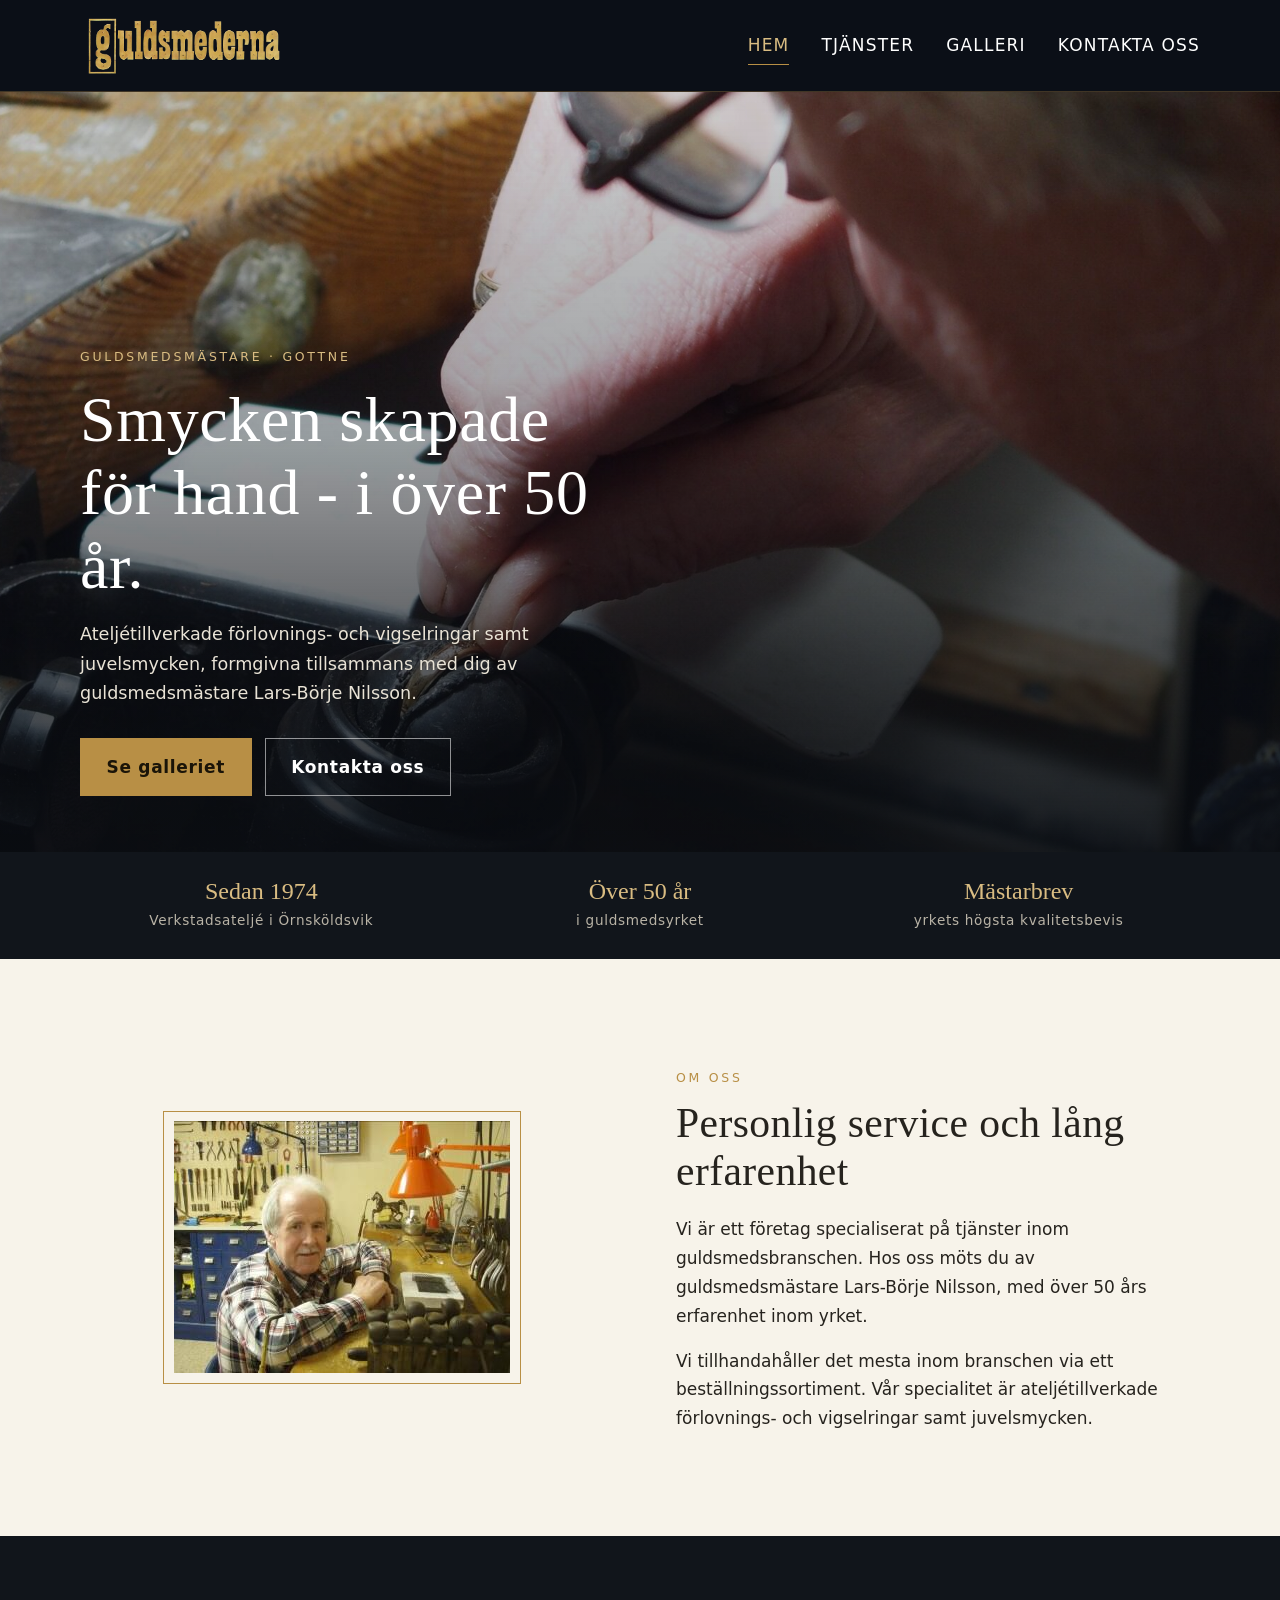
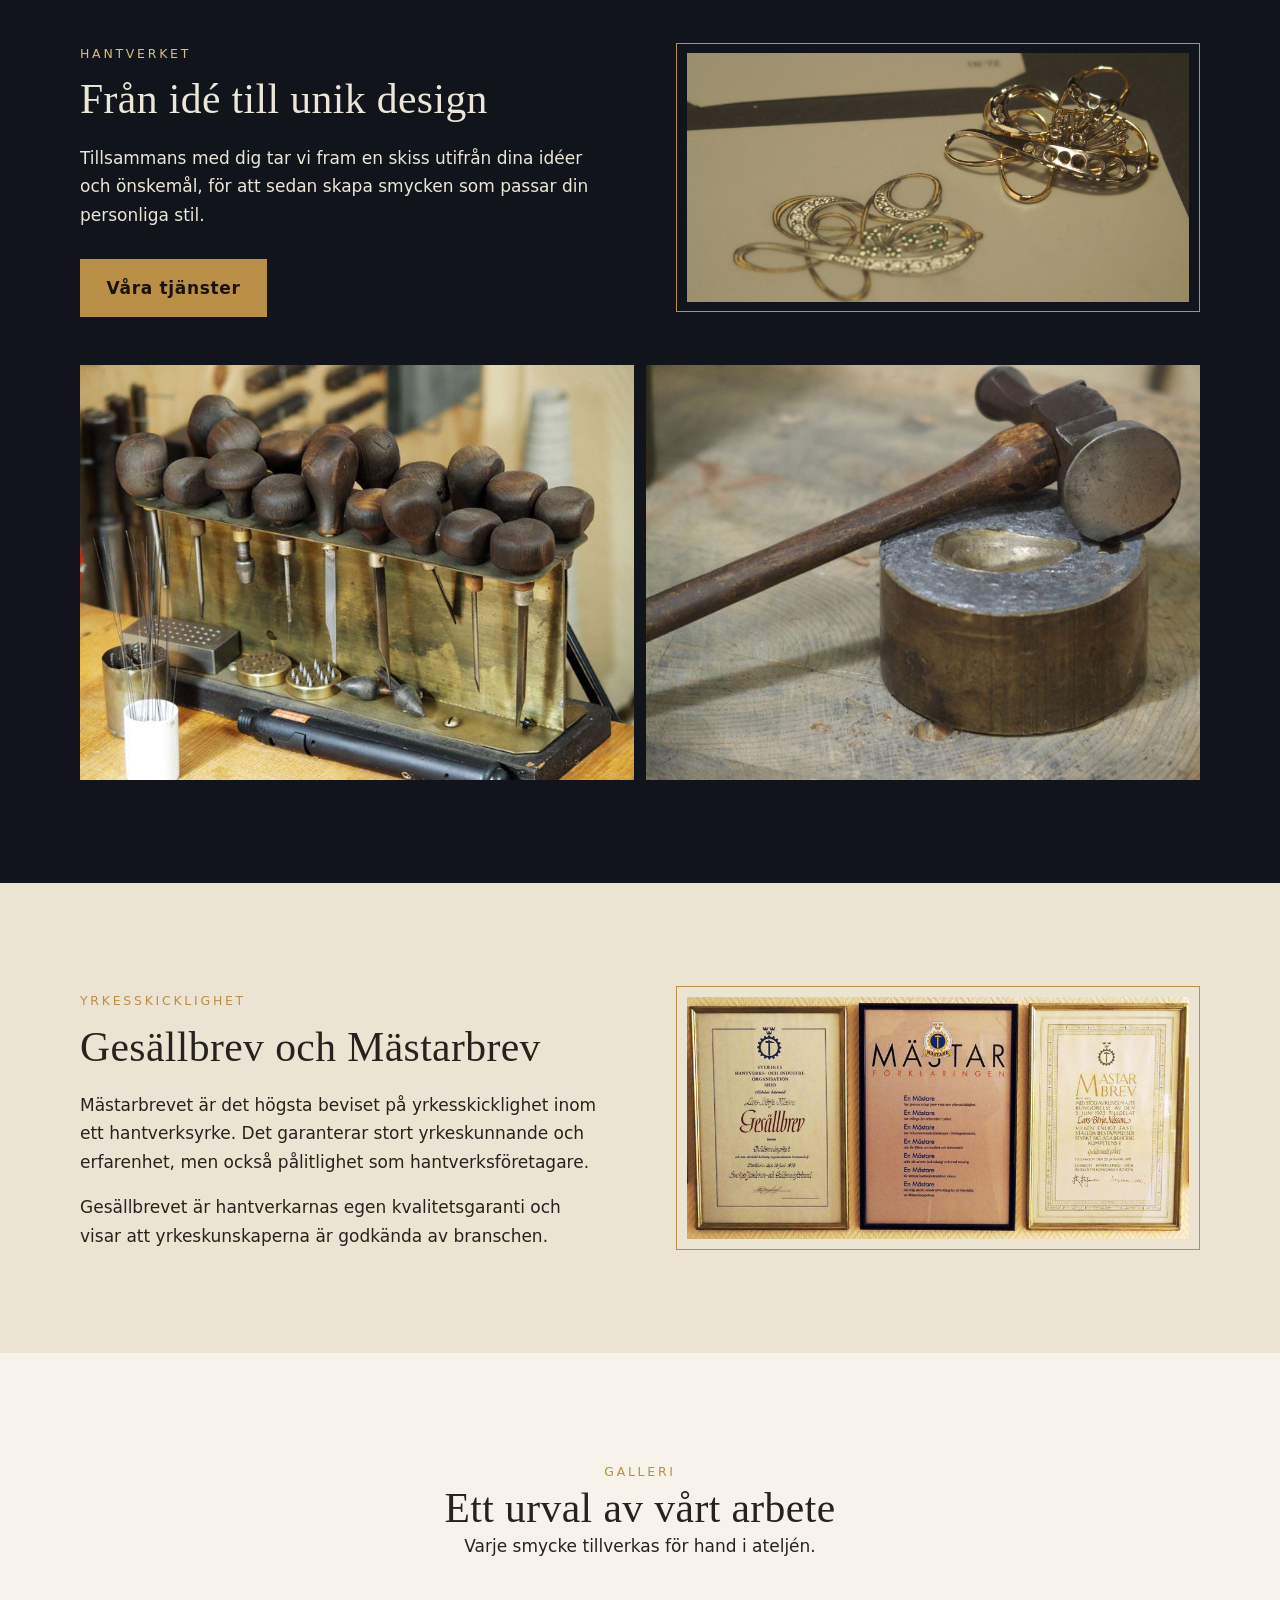
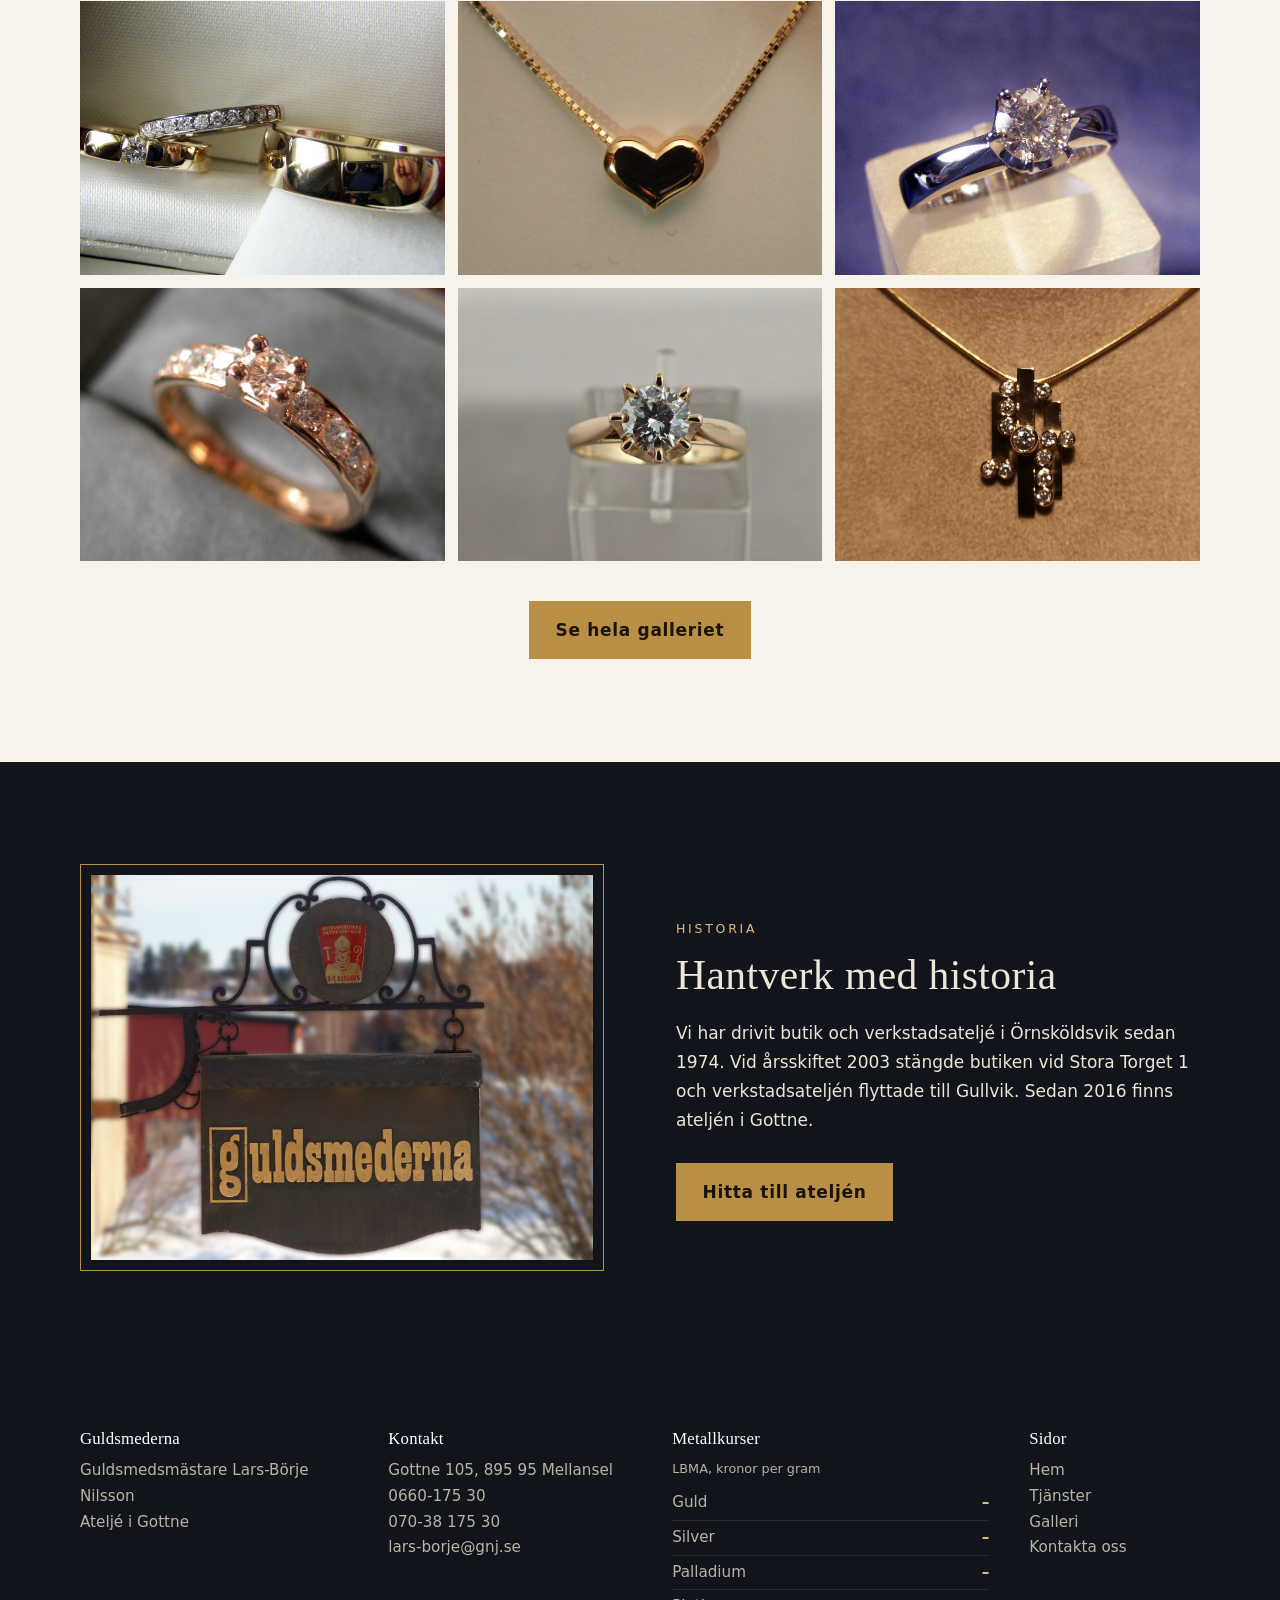
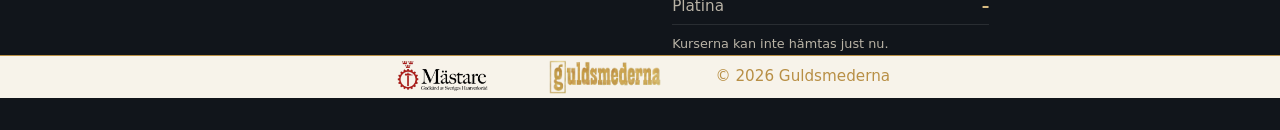
<file: index.html>
<!DOCTYPE html>
<html lang="sv">
<head>
    <meta charset="UTF-8">
    <meta name="viewport" content="width=device-width, initial-scale=1.0">
    <title>Guldsmederna - Guldsmedsmästare med över 50 års erfarenhet</title>
    <meta name="description" content="Ateljétillverkade förlovnings- och vigselringar samt juvelsmycken av guldsmedsmästare Lars-Börje Nilsson. Ateljé i Gottne."/>
    <link rel="stylesheet" href="css/style.css">
    <script src="js/menu.js" defer></script>
    <script src="js/kurser.js" defer></script>
</head>
<body>
<a class="skip-link" href="#main">Hoppa till innehållet</a>


<header class="site-header">
<div class="wrap">    
<a class="logo" href="index.html"><img src="images/logo-guldsmederna.png" alt="Guldsmederna, till startsidan."></a>
<button class="menu-btn" id="menu-btn" type="button" aria-label="Meny" aria-expanded="false" aria-controls="huvudmeny">&#9776;</button>
<nav class="mainnav" id="huvudmeny" aria-label="Huvudmeny">
<ul class="nav">
<li><a href="index.html" aria-current="page">Hem</a></li>
<li><a href="tjanster.html">Tjänster</a></li>
<li><a href="galleri.html">Galleri</a></li>    
<li><a href="kontakt.html">Kontakta oss</a></li>
</ul>
</nav>
</div>
</header>
<main id="main">
<section class="hero">
    <img src="images/hero.jpg" alt="Guldsmed som arbetar med en oinfattad ring vid sitt bräde">
    <div class="wrap">
        <span class="eyebrow">Guldsmedsmästare · Gottne</span>
        <h1>Smycken skapade för hand - i över 50 år.</h1>
        <p>Ateljétillverkade förlovnings- och vigselringar samt juvelsmycken, formgivna tillsammans med dig av guldsmedsmästare Lars-Börje Nilsson.</p>
        <div class="btns">
        <a class="btn" href="galleri.html">Se galleriet</a>
        <a class="btn btn-transp" href="kontakt.html">Kontakta oss</a>
        </div>
    </div>
    </section>
<div class="facts">
<ul class="wrap factswrap">
    <li><b>Sedan 1974</b><span>Verkstadsateljé i Örnsköldsvik</span></li>
    <li><b>Över 50 år</b><span>i guldsmedsyrket</span></li>
    <li><b>Mästarbrev</b><span>yrkets högsta kvalitetsbevis</span></li>    
</ul>
</div>

<section id="om-oss">
<div class="wrap split">
<figure class="frame portrait">
    <img src="images/portratt.jpg" alt="Guldsmedsmästare Lars-Börje Nilsson vid arbetsbänken i sin ateljé.">

</figure>
<div>
<span class="eyebrow">Om oss</span>
<h2>Personlig service och lång erfarenhet</h2>
<p>Vi är ett företag specialiserat på tjänster inom guldsmedsbranschen. Hos oss möts du av guldsmedsmästare Lars-Börje Nilsson, med över 50 års erfarenhet inom yrket.</p>
<p>Vi tillhandahåller det mesta inom branschen via ett beställningssortiment. Vår specialitet är ateljétillverkade förlovnings- och vigselringar samt juvelsmycken. </p>
</div>
</div>
</section>

<section class="bg-dark" id="hantverket">
<div class="wrap">
    <div class="split rev">
    <figure class="frame">
    <img src="images/skiss-brosch.jpg" alt="Handritad skiss av guldbrosch med diamanter bredvid den färdiga broschen utan infattade stenar"/>
    </figure>
    <div>
        <span class="eyebrow">Hantverket</span>    
        <h2>Från idé till unik design</h2>
        <p>Tillsammans med dig tar vi fram en skiss utifrån dina idéer och önskemål, för att sedan skapa smycken som passar din personliga stil.</p>
        <a class="btn" href="tjanster.html">Våra tjänster</a>
    </div>
    </div>
    <div class="pair">
    <img src="images/verktyg.jpg" alt="En större uppsättning fattningsverktyg på guldsmedens arbetsbänk">
    <img src="images/hammare.jpg" alt="En ciselörhammare och en anketärning i mässing som ligger på ett träblock">
</div>
</div>
</section>

<section class="bg-sand" id="yrkesskicklighet">
    <div class="wrap split">
    <div>    
    <span class="eyebrow">Yrkesskicklighet</span>
    <h2>Gesällbrev och Mästarbrev</h2>
    <p>Mästarbrevet är det högsta beviset på yrkesskicklighet inom ett hantverksyrke. Det garanterar stort yrkeskunnande och erfarenhet,
    men också pålitlighet som hantverksföretagare.</p>
    <p>Gesällbrevet är hantverkarnas egen kvalitetsgaranti och visar att yrkeskunskaperna är godkända av branschen.</p>
    </div>
    <figure class="frame">
    <img src="images/intyg.jpg" alt="Inramade Gesällbrev, Mästarförklaring och Mästarbrev"/>
    </figure>
    </div>
</section>

 <section id="galleri">
    <div class="wrap">
    <div class="section-header">
    <span class="eyebrow">Galleri</span>
    <h2>Ett urval av vårt arbete</h2>
    <p>Varje smycke tillverkas för hand i ateljén.</p>
    </div>
    <div class="grid">
    <img src="images/ring-3.jpg" alt="Slät förlovningsring och en solitärring i rödguld med en diamant samt en helalliansring i 18k vitguld.">
    <img src="images/smycke-2.jpg" alt="Collier bestående av en hjärtberlock i massivt guld samt en genomgående venetiansk kedja.">
    <img src="images/ring-4.jpg" alt="Enstensring i 18k vitguld med 6 klor som håller en diamant på 1,04ct.">
    <img src="images/smycke-4.jpg" alt="Halvalliansring i rödguld med 3 diamanter på vardera sida om en större diamant i upphöjd solitär">
    <img src="images/ring-5.jpg" alt="Solitärring i rödguld med 8 klor som håller en diamant på 1,25ct, 18k.">
    <img src="images/collier.jpg" alt="Hänge med 11 mindre och en större diamant med genomgående ormkedja, 18k rödguld.">
    </div>
    <p class="gallery-link">
    <a class="btn" href="galleri.html">Se hela galleriet</a>
</p>
    </div>
</section>

<section class="bg-dark" id="historia">
    <div class="wrap split">
    <figure class="frame">
    <img src="images/skylt-hangande.jpg" alt="Företagets ateljéskylt i smidesjärn prydd med logotyp och guldsmedernas skyddshelgon S:t Eligius."/>
    </figure>
    <div>
    <span class="eyebrow">Historia</span>
    <h2>Hantverk med historia</h2>
    <p>Vi har drivit butik och verkstadsateljé i Örnsköldsvik sedan 1974.
    Vid årsskiftet 2003 stängde butiken vid Stora Torget 1 och
    verkstadsateljén flyttade till Gullvik. Sedan 2016 finns ateljén i Gottne.</p>
    <a class="btn" href="kontakt.html">Hitta till ateljén</a>
    </div>
    </div>
</section>
</main>

<footer> 
 <div class="wrap footer-rates">
    <div>
    <h3>Guldsmederna</h3>
    <p>Guldsmedsmästare Lars-Börje Nilsson<br />Ateljé i Gottne</p>
    </div>
    <div>
    <h3>Kontakt</h3>
    <ul>
    <li>Gottne 105, 895 95 Mellansel</li>
    <li><a href="tel:+4666017530">0660-175 30</a></li>
    <li><a href="tel:+46703817530">070-38 175 30</a></li>
    <li><a href="mailto:lars-borje@gnj.se">lars-borje@gnj.se</a></li>
    </ul>
    </div>
    <div>
    <h3>Metallkurser</h3>
    <p class="rates-sub">LBMA, kronor per gram</p>
    <ul class="rates-list">
    <li><span>Guld</span><strong id="kurs-guld">–</strong></li>
    <li><span>Silver</span><strong id="kurs-silver">–</strong></li>
    <li><span>Palladium</span><strong id="kurs-palladium">–</strong></li>
    <li><span>Platina</span><strong id="kurs-platina">–</strong></li>
    </ul>
    <p class="rates-status" id="kurser-status" role="status">Hämtar kurser…</p>
    </div>
    <div>
    <h3>Sidor</h3>
    <ul>
    <li><a href="index.html">Hem</a></li>
    <li><a href="tjanster.html">Tjänster</a></li>
    <li><a href="galleri.html">Galleri</a></li>
    <li><a href="kontakt.html">Kontakta oss</a></li>
    </ul>
    </div>
    </div>
    <div class="legal-bar">
    <div class="legal-wrap">
    <img src="images/mastare-liggande-farg-transparent.png" alt="Officiell logo från hantverksrådet som intygar att utövaren är mästare" class="legal-logo"/>
    <img src="images/logo-guldsmederna-transparent.png" alt="" class="legal-logo"/>
    <p class="legal">© 2026 Guldsmederna</p>
    </div>
</div>

</footer>
</body>
</html>
</file>
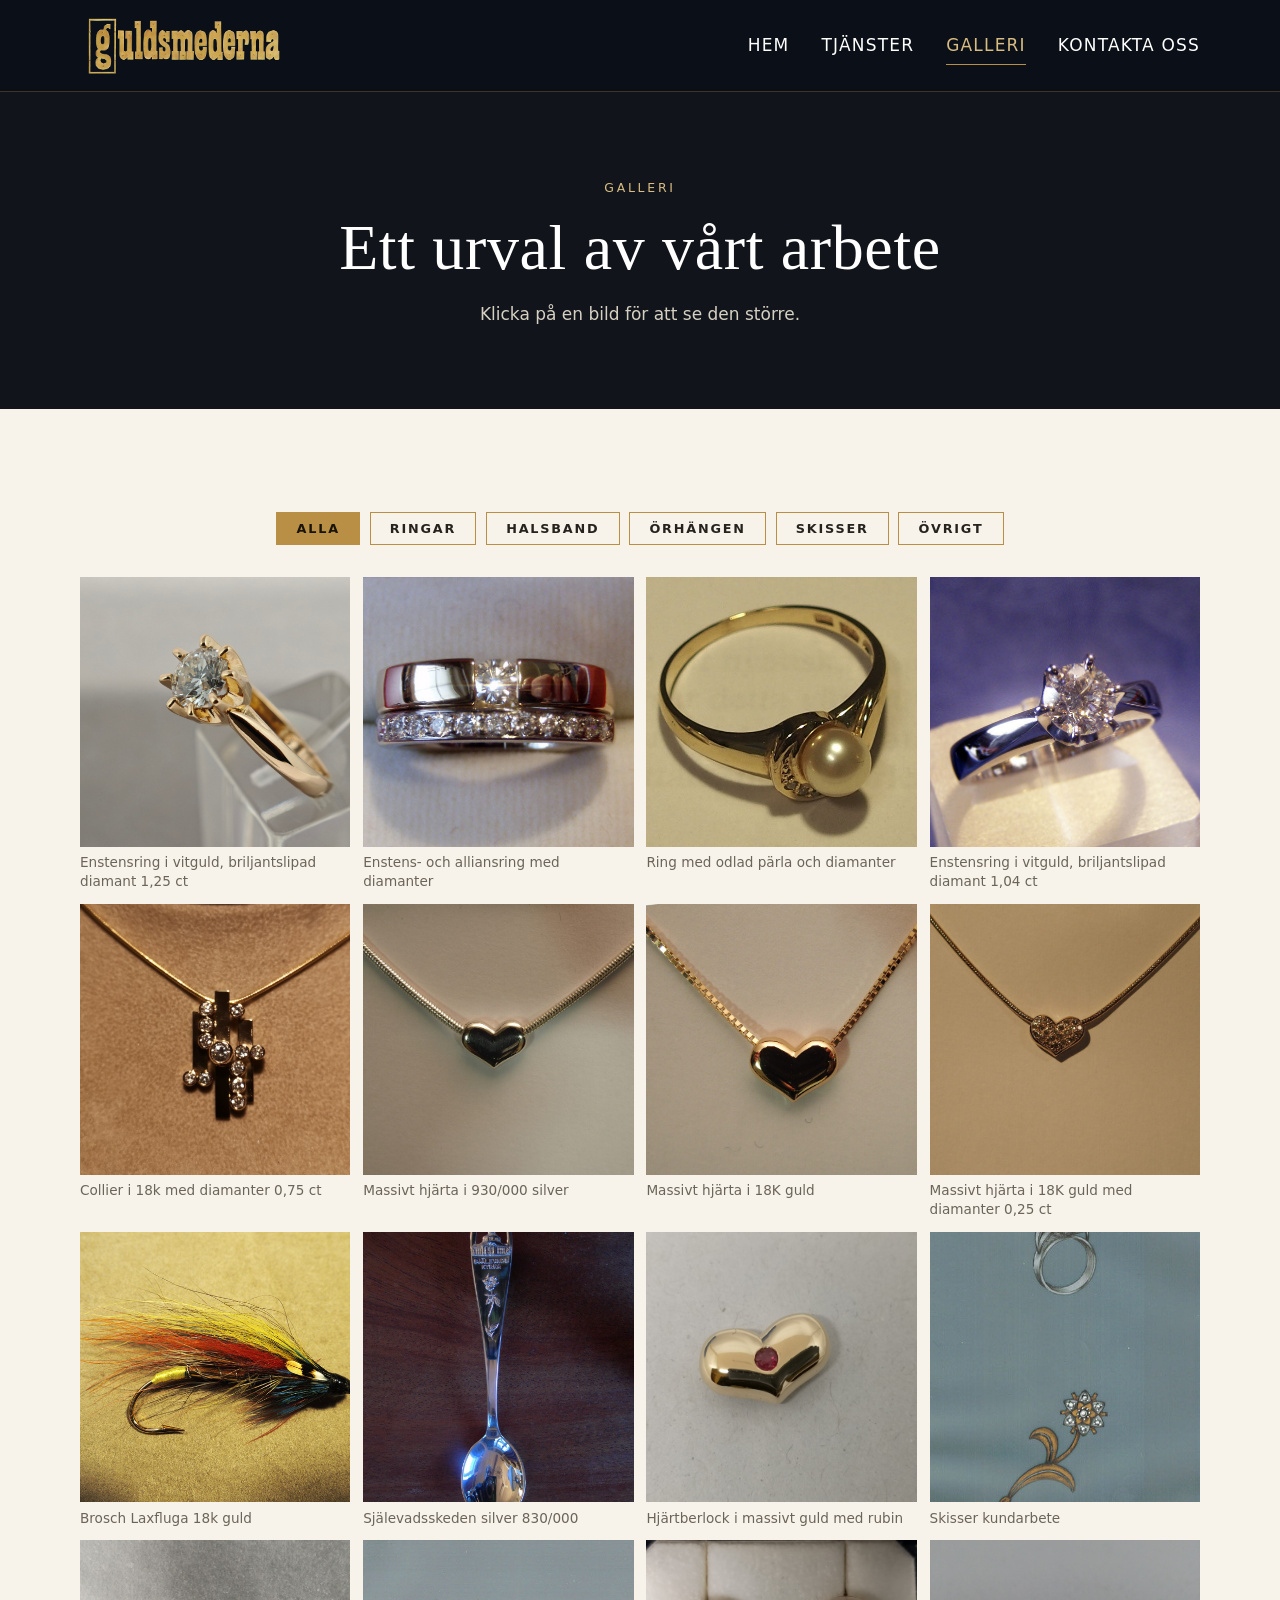
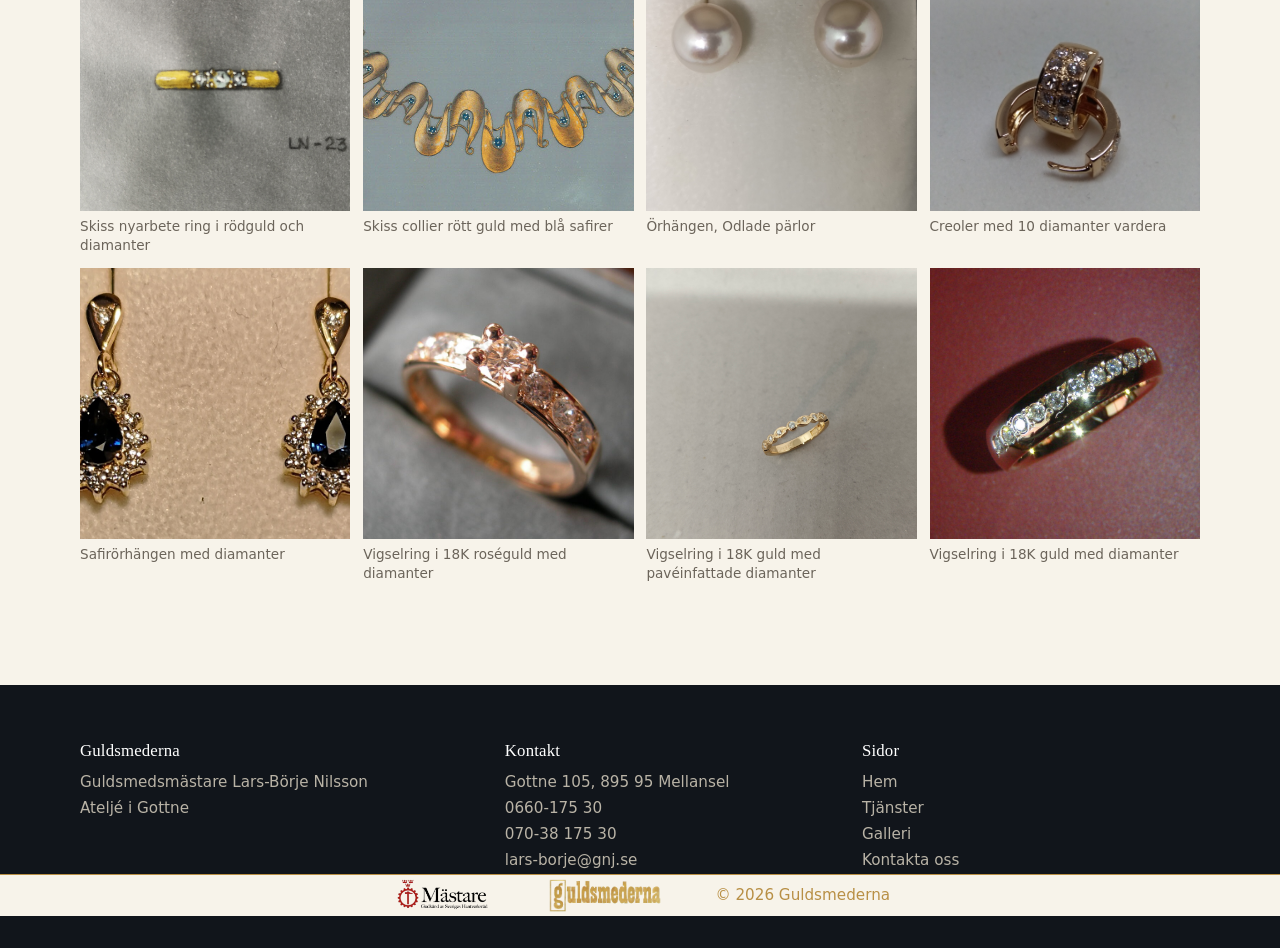
<file: galleri.html>
<!doctype html>
<html lang="sv">
  <head>
    <meta charset="UTF-8" />
    <meta name="viewport" content="width=device-width, initial-scale=1.0" />
    <title>Galleri - Guldsmederna</title>
    <meta
      name="description"
      content="Ateljétillverkade förlovnings- och vigselringar samt juvelsmycken av guldsmedsmästare Lars-Börje Nilsson. Ateljé i Gottne."
    />
    <link rel="stylesheet" href="css/style.css" />
    <script src="js/menu.js" defer></script>
    <script src="js/galleri.js" defer></script>
  </head>
  <body>
    <a class="skip-link" href="#main">Hoppa till innehållet</a>

    <header class="site-header">
      <div class="wrap">
        <a class="logo" href="index.html"
          ><img
            src="images/logo-guldsmederna.png"
            alt="Guldsmedernalogo, till startsidan."
        /></a>
        <button
          class="menu-btn"
          id="menu-btn"
          type="button"
          aria-label="Meny"
          aria-expanded="false"
          aria-controls="huvudmeny"
        >
          &#9776;
        </button>
        <nav class="mainnav" id="huvudmeny" aria-label="Huvudmeny">
          <ul class="nav">
            <li><a href="index.html">Hem</a></li>
            <li><a href="tjanster.html">Tjänster</a></li>
            <li><a href="galleri.html" aria-current="page">Galleri</a></li>
            <li><a href="kontakt.html">Kontakta oss</a></li>
          </ul>
        </nav>
      </div>
    </header>
    <main id="main">
      <section class="pagehead">
        <div class="wrap">
          <span class="eyebrow" style="color: var(--gold-lt)">Galleri</span>
          <h1>Ett urval av vårt arbete</h1>
          <p>Klicka på en bild för att se den större.</p>
        </div>
      </section>
      <section>
        <h2 class="visually-hidden">Ett urval av vårt arbete</h2>
        <div class="wrap">
          <div class="flt" role="group" aria-label="Filtrera galleriet">
            <button type="button" data-cat="alla" aria-pressed="true">
              Alla
            </button>
            <button type="button" data-cat="ringar" aria-pressed="false">
              Ringar
            </button>
            <button type="button" data-cat="halsband" aria-pressed="false">
              Halsband
            </button>
            <button type="button" data-cat="orhangen" aria-pressed="false">
              Örhängen
            </button>
            <button type="button" data-cat="skisser" aria-pressed="false">
              Skisser
            </button>
            <button type="button" data-cat="ovrigt" aria-pressed="false">
              Övrigt
            </button>
          </div>
          <div class="gal">
            <figure data-cat="ringar">
              <a href="images/ring-6.jpg">
                <img
                  src="images/ring-6.jpg"
                  alt="Solitärring i rödguld med 8 klor som håller en diamant på 1,25ct, 18k."
              /></a>
              <figcaption>
                Enstensring i vitguld, briljantslipad diamant 1,25 ct
              </figcaption>
            </figure>
            <figure data-cat="ringar">
              <a href="images/ring-2.jpg"
                ><img
                  src="images/ring-2.jpg"
                  alt="En solitärring i rödguld med en diamant samt en helalliansring i 18k vitguld."
              /></a>
              <figcaption>Enstens- och alliansring med diamanter</figcaption>
            </figure>
            <figure data-cat="ringar">
              <a href="images/parlring.jpg"
                ><img
                  src="images/parlring.jpg"
                  alt="Ring med odlad pärla och diamanter"
              /></a>
              <figcaption>Ring med odlad pärla och diamanter</figcaption>
            </figure>
            <figure data-cat="ringar">
              <a href="images/ring-4.jpg"
                ><img
                  src="images/ring-4.jpg"
                  alt="Solitärring i 18k vitguld med 6 klor som håller en diamant på 1,04ct."
              /></a>
              <figcaption>
                Enstensring i vitguld, briljantslipad diamant 1,04 ct
              </figcaption>
            </figure>
            <figure data-cat="halsband">
              <a href="images/collier.jpg"
                ><img
                  src="images/collier.jpg"
                  alt="Hänge med 11 mindre och en större diamant med genomgående ormkedja, 18k rödguld."
              /></a>
              <figcaption>Collier i 18k med diamanter 0,75 ct  </figcaption>
            </figure>
            <figure data-cat="halsband">
              <a href="images/smycke-3.jpg"
                ><img
                  src="images/smycke-3.jpg"
                  alt="Hjärtformat hänge med en genomgående snakekedja i silver."
              /></a>
              <figcaption>Massivt hjärta i 930/000 silver</figcaption>
            </figure>
            <figure data-cat="halsband">
              <a href="images/smycke-2.jpg"
                ><img
                  src="images/smycke-2.jpg"
                  alt="Collier bestående av en hjärtberlock i massivt guld samt en genomgående venetiansk kedja."
              /></a>
              <figcaption>Massivt hjärta i 18K guld</figcaption>
            </figure>
            <figure data-cat="halsband">
              <a href="images/smycke-1.jpg"
                ><img
                  src="images/smycke-1.jpg"
                  alt="Hänge i form av hjärta strösslat med diamanter i en snakekedja av guld"
              /></a>
              <figcaption>
                Massivt hjärta i 18K guld med diamanter 0,25 ct
              </figcaption>
            </figure>
            <figure data-cat="ovrigt">
              <a href="images/fluga.jpg"
                ><img
                  src="images/fluga.jpg"
                  alt="En fluga bunden för laxfiske med krok i 18 karats guld."
              /></a>
              <figcaption>Brosch Laxfluga 18k guld</figcaption>
            </figure>
            <figure data-cat="ovrigt">
              <a href="images/sked.jpg"
                ><img
                  src="images/sked.jpg"
                  alt="En silversked med Själevads kyrka i relief."
              /></a>
              <figcaption>Själevadsskeden silver 830/000</figcaption>
            </figure>
            <figure data-cat="ovrigt">
              <a href="images/berlock.jpg"
                ><img
                  src="images/berlock.jpg"
                  alt="En massiv hjärtberlock i guld med en infattad rubin i mitten"
              /></a>
              <figcaption>Hjärtberlock i massivt guld med rubin</figcaption>
            </figure>
            <figure data-cat="skisser">
              <a href="images/skiss-4.jpg"
                ><img src="images/skiss-4.jpg" alt="En skiss föreställande en guldbrosch och vitguldsring"
              /></a>
              <figcaption>Skisser kundarbete</figcaption>
            </figure>
            <figure data-cat="skisser">
              <a href="images/skiss-5.jpg"
                ><img
                  src="images/skiss-5.jpg"
                  alt="Skiss av guldring med tre stenar"
              /></a>
              <figcaption>
                Skiss nyarbete ring i rödguld och diamanter
              </figcaption>
            </figure>
            <figure data-cat="skisser">
              <a href="images/skiss-3.jpg"
                ><img
                  src="images/skiss-3.jpg"
                  alt="En skiss av ett större collier med safirer."
              /></a>
              <figcaption>Skiss collier rött guld med blå safirer</figcaption>
            </figure>
            <figure data-cat="orhangen">
              <a href="images/orhangen-3.jpg"
                ><img
                  src="images/orhangen-3.jpg"
                  alt="Ett par pärlörhängen"
              /></a>
              <figcaption>Örhängen, Odlade pärlor</figcaption>
            </figure>
            <figure data-cat="orhangen">
              <a href="images/orhangen-1.jpg"
                ><img
                  src="images/orhangen-1.jpg"
                  alt="Ett par örhängen i guld, strösslade med diamanter"
              /></a>
              <figcaption>Creoler med 10 diamanter vardera</figcaption>
            </figure>
             <figure data-cat="orhangen">
              <a href="images/orhangen-2.jpg"
                ><img
                  src="images/orhangen-2.jpg"
                  alt="Ett par örhängen i guld, med diamanter och stora blå safirer."
              /></a>
              <figcaption>Safirörhängen med diamanter</figcaption>
            </figure>
            <figure data-cat="ringar">
              <a href="images/smycke-4.jpg"
                ><img
                  src="images/smycke-4.jpg"
                  alt="Ring i roséguld med större centersten och diamanter runtom skenan."
              /></a>
              <figcaption>Vigselring i 18K roséguld med diamanter</figcaption>
            </figure>
            <figure data-cat="ringar">
              <a href="images/ring-7.jpg"
                ><img
                  src="images/ring-7.jpg"
                  alt="Vigselring i 18K guld med diamanter"
              /></a>
              <figcaption>
                Vigselring i 18K guld med pavéinfattade diamanter
              </figcaption>
            </figure>
            <figure data-cat="ringar">
              <a href="images/smycke-6.jpg"
                ><img
                  src="images/smycke-6.jpg"
                  alt="Vigselring i 18K guld med diamanter"
              /></a>
              <figcaption>Vigselring i 18K guld med diamanter</figcaption>
            </figure>
          </div>
        </div>
      </section>
    </main>
    <footer>
      <div class="wrap">
        <div>
          <h3>Guldsmederna</h3>
          <p>Guldsmedsmästare Lars-Börje Nilsson<br />Ateljé i Gottne</p>
        </div>
        <div>
          <h3>Kontakt</h3>
          <ul>
            <li>Gottne 105, 895 95 Mellansel</li>
            <li><a href="tel:+4666017530">0660-175 30</a></li>
            <li><a href="tel:+46703817530">070-38 175 30</a></li>
            <li><a href="mailto:lars-borje@gnj.se">lars-borje@gnj.se</a></li>
          </ul>
        </div>
        <div>
          <h3>Sidor</h3>
          <ul>
            <li><a href="index.html">Hem</a></li>
            <li><a href="tjanster.html">Tjänster</a></li>
            <li><a href="galleri.html">Galleri</a></li>
            <li><a href="kontakt.html">Kontakta oss</a></li>
          </ul>
        </div>
      </div>
      <div class="legal-bar">
        <div class="legal-wrap">
          <img
            src="images/mastare-liggande-farg-transparent.png"
            alt="Officiell logo från hantverksrådet som intygar att utövaren är mästare"
            class="legal-logo"
          />
          <img
            src="images/logo-guldsmederna-transparent.png"
            alt=""
            class="legal-logo"
          />
          <p class="legal">© 2026 Guldsmederna</p>
        </div>
      </div>
    </footer>
    <dialog id="lightbox" aria-label="Förstorad bild">
  <img src="[data-uri]" alt="">
  <p></p>
  <div class="lb-btns">
    <button type="button" id="lb-prev">Föregående</button>
    <button type="button" id="lb-close">Stäng</button>
    <button type="button" id="lb-next">Nästa</button>
  </div>
</dialog>
  </body>
</html>
</file>
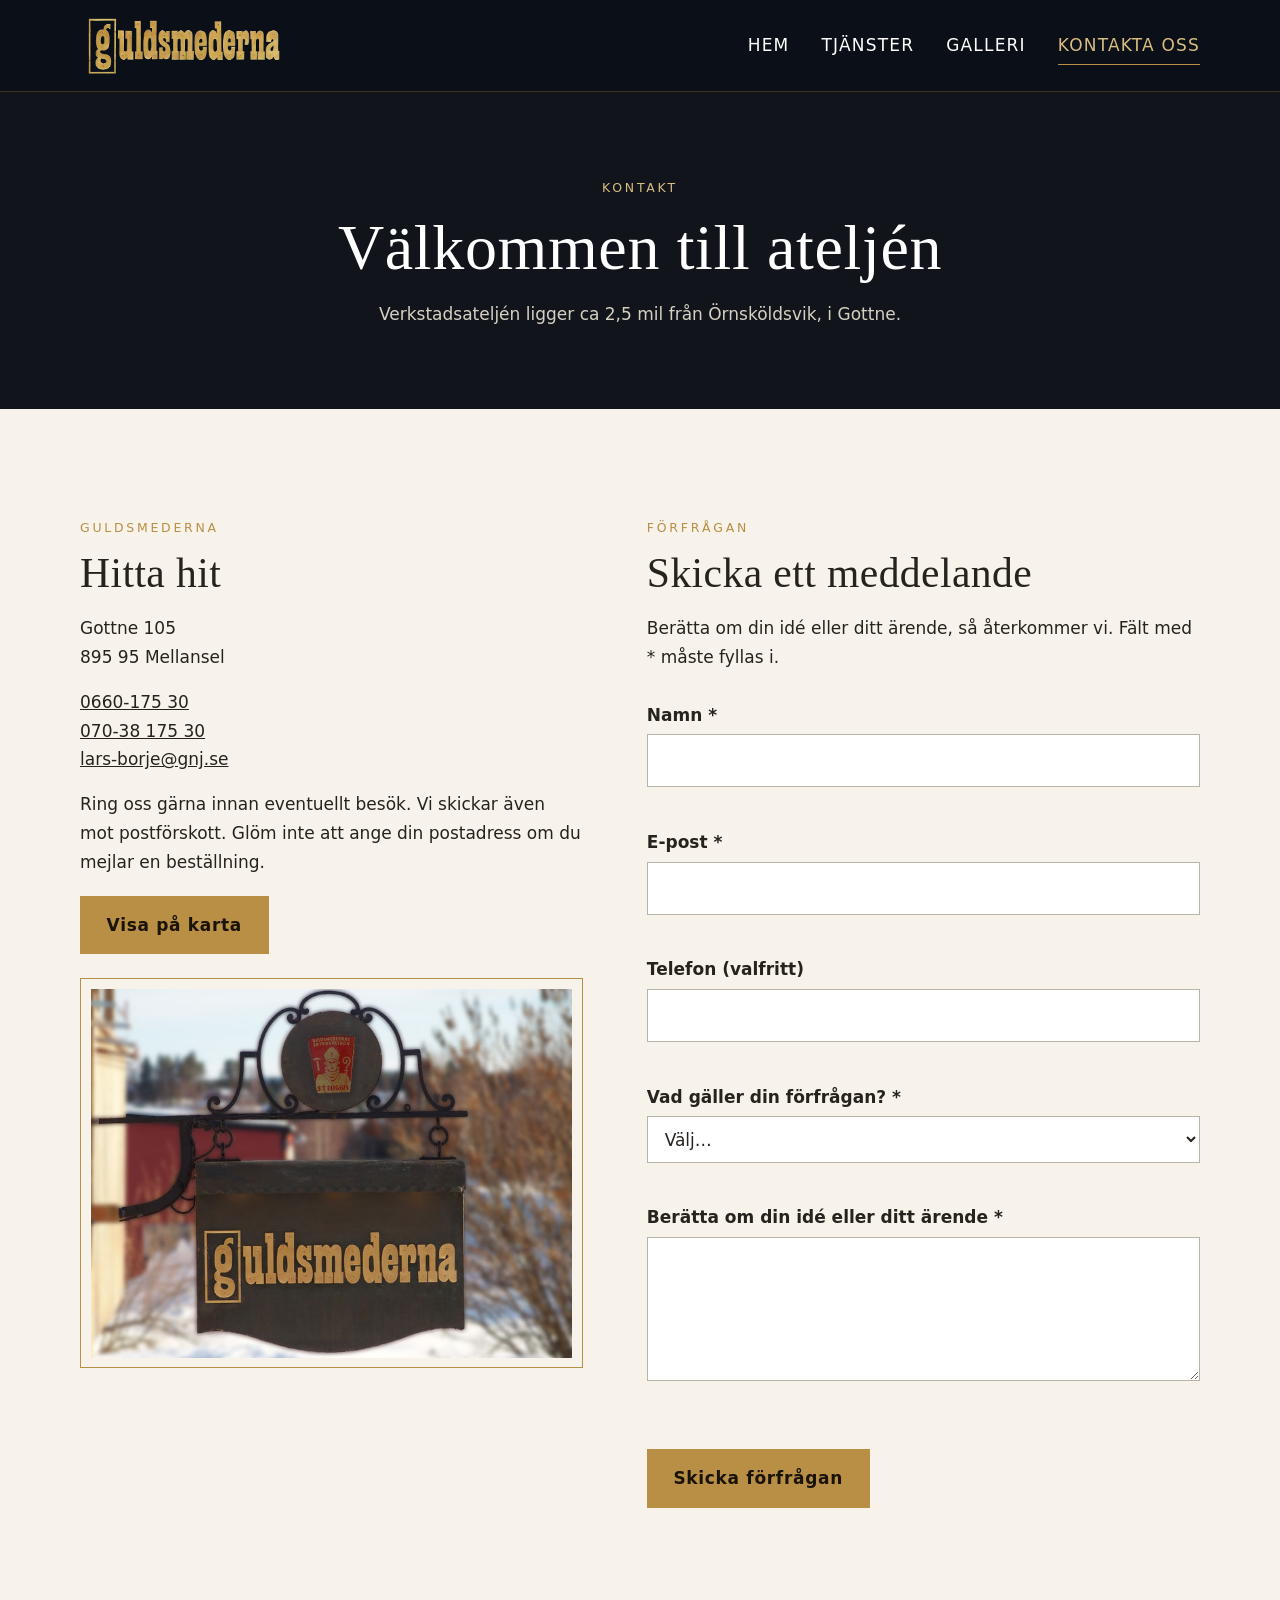
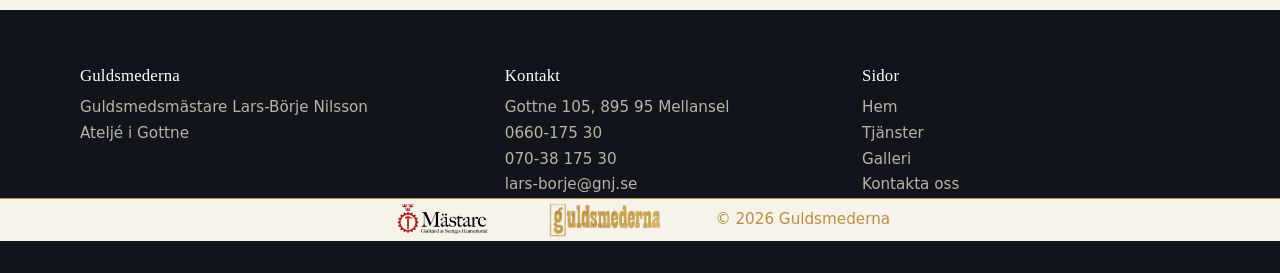
<file: kontakt.html>
<!doctype html>
<html lang="sv">
  <head>
    <meta charset="utf-8" />
    <meta name="viewport" content="width=device-width, initial-scale=1" />
    <title>Kontakta oss – Guldsmederna</title>
    <meta
      name="description"
      content="Kontakta Guldsmederna i Gottne. Gottne 105, 895 95 Mellansel. Telefon 0660-175 30."
    />
    <link rel="stylesheet" href="css/style.css" />
    <script src="js/menu.js" defer></script>
    <script src="js/kontakt.js" defer></script>
  </head>
  <body>
    <a class="skip-link" href="#main">Hoppa till innehållet</a>
    <header class="site-header">
      <div class="wrap">
        <a class="logo" href="index.html"
          ><img
            src="images/logo-guldsmederna.png"
            alt="Guldsmederna, till startsidan" /></a
        ><button
          class="menu-btn"
          id="menu-btn"
          type="button"
          aria-label="Meny"
          aria-expanded="false"
          aria-controls="huvudmeny"
        >
          &#9776;
        </button>
        <nav class="mainnav" id="huvudmeny" aria-label="Huvudmeny">
          <ul class="nav">
            <li><a href="index.html">Hem</a></li>
            <li><a href="tjanster.html">Tjänster</a></li>
            <li><a href="galleri.html">Galleri</a></li>
            <li><a href="kontakt.html" aria-current="page">Kontakta oss</a></li>
          </ul>
        </nav>
      </div>
    </header>
    <main id="main">
      <section class="pagehead">
        <div class="wrap">
          <span class="eyebrow" style="color: var(--gold-lt)">Kontakt</span>
          <h1>Välkommen till ateljén</h1>
          <p>Verkstadsateljén ligger ca 2,5 mil från Örnsköldsvik, i Gottne.</p>
        </div>
      </section>
      <section>
        <div class="wrap contact">
          <div>
            <span class="eyebrow">Guldsmederna</span>
            <h2>Hitta hit</h2>
            <p>Gottne 105<br />895 95 Mellansel</p>
            <p>
              <a href="tel:+4666017530">0660-175 30</a><br /><a
                href="tel:+46703817530"
                >070-38 175 30</a
              ><br /><a href="mailto:lars-borje@gnj.se">lars-borje@gnj.se</a>
            </p>
            <p>
              Ring oss gärna innan eventuellt besök. Vi skickar även mot
              postförskott. Glöm inte att ange din postadress om du mejlar en
              beställning.
            </p>
            <a
              class="btn"
              href="https://www.google.se/maps/place/Gottne+105,+895+95+Mellansel/@63.4292141,18.4234034,17z"
              rel="noopener"
              >Visa på karta</a
            >
            <figure class="frame">
              <img
                src="images/skylt-hangande.jpg"
                alt="Guldsmedernas skylt i smidesjärn"
              />
            </figure>
          </div>
          <div>
            <span class="eyebrow">Förfrågan</span>
            <h2>Skicka ett meddelande</h2>
            <p>
              Berätta om din idé eller ditt ärende, så återkommer vi. Fält med *
              måste fyllas i.
            </p>
            <br />
            <form id="kontaktformular" novalidate>
              <p class="form-status" id="formular-status" role="status"></p>
              <div class="field">
                <label for="namn">Namn *</label
                ><input
                  type="text"
                  id="namn"
                  name="namn"
                  autocomplete="name"
                  aria-describedby="namn-fel"
                /><span class="fel" id="namn-fel"></span>
              </div>
              <div class="field">
                <label for="epost">E-post *</label
                ><input
                  type="email"
                  id="epost"
                  name="epost"
                  autocomplete="email"
                  aria-describedby="epost-fel"
                /><span class="fel" id="epost-fel"></span>
              </div>
              <div class="field">
                <label for="telefon">Telefon (valfritt)</label
                ><input
                  type="tel"
                  id="telefon"
                  name="telefon"
                  autocomplete="tel"
                  aria-describedby="telefon-fel"
                /><span class="fel" id="telefon-fel"></span>
              </div>
              <div class="field">
                <label for="arende">Vad gäller din förfrågan? *</label
                ><select
                  id="arende"
                  name="arende"
                  aria-describedby="arende-fel"
                >
                  <option value="">Välj…</option>
                  <option>Nytillverkning (ring eller smycke)</option>
                  <option>Omarbetning av gammalt smycke</option>
                  <option>Reparation eller renovering</option>
                  <option>Värdering</option>
                  <option>Hembesök</option>
                  <option>Annat</option></select
                ><span class="fel" id="arende-fel"></span>
              </div>
              <div class="field">
                <label for="meddelande"
                  >Berätta om din idé eller ditt ärende *</label
                ><textarea
                  id="meddelande"
                  name="meddelande"
                  aria-describedby="meddelande-fel"
                ></textarea
                ><span class="fel" id="meddelande-fel"></span>
              </div>
              <button class="btn" type="submit">Skicka förfrågan</button>
            </form>
          </div>
        </div>
      </section>
    </main>
    <footer>
      <div class="wrap">
        <div>
          <h3>Guldsmederna</h3>
          <p>Guldsmedsmästare Lars-Börje Nilsson<br />Ateljé i Gottne</p>
        </div>
        <div>
          <h3>Kontakt</h3>
          <ul>
            <li>Gottne 105, 895 95 Mellansel</li>
            <li><a href="tel:+4666017530">0660-175 30</a></li>
            <li><a href="tel:+46703817530">070-38 175 30</a></li>
            <li><a href="mailto:lars-borje@gnj.se">lars-borje@gnj.se</a></li>
          </ul>
        </div>
        <div>
          <h3>Sidor</h3>
          <ul>
            <li><a href="index.html">Hem</a></li>
            <li><a href="tjanster.html">Tjänster</a></li>
            <li><a href="galleri.html">Galleri</a></li>
            <li><a href="kontakt.html">Kontakta oss</a></li>
          </ul>
        </div>
      </div>
      <div class="legal-bar">
        <div class="legal-wrap">
          <img 
            src="images/mastare-liggande-farg-transparent.png"
            alt="Officiell logo från hantverksrådet som intygar att utövaren är mästare"
            class="legal-logo"
          />
          <img
            src="images/logo-guldsmederna-transparent.png"
            alt="Guldsmederna Logo"
            class="legal-logo"
          />
          <p class="legal">© 2026 Guldsmederna</p>
        </div>
      </div>
    </footer>
  </body>
</html>
</file>
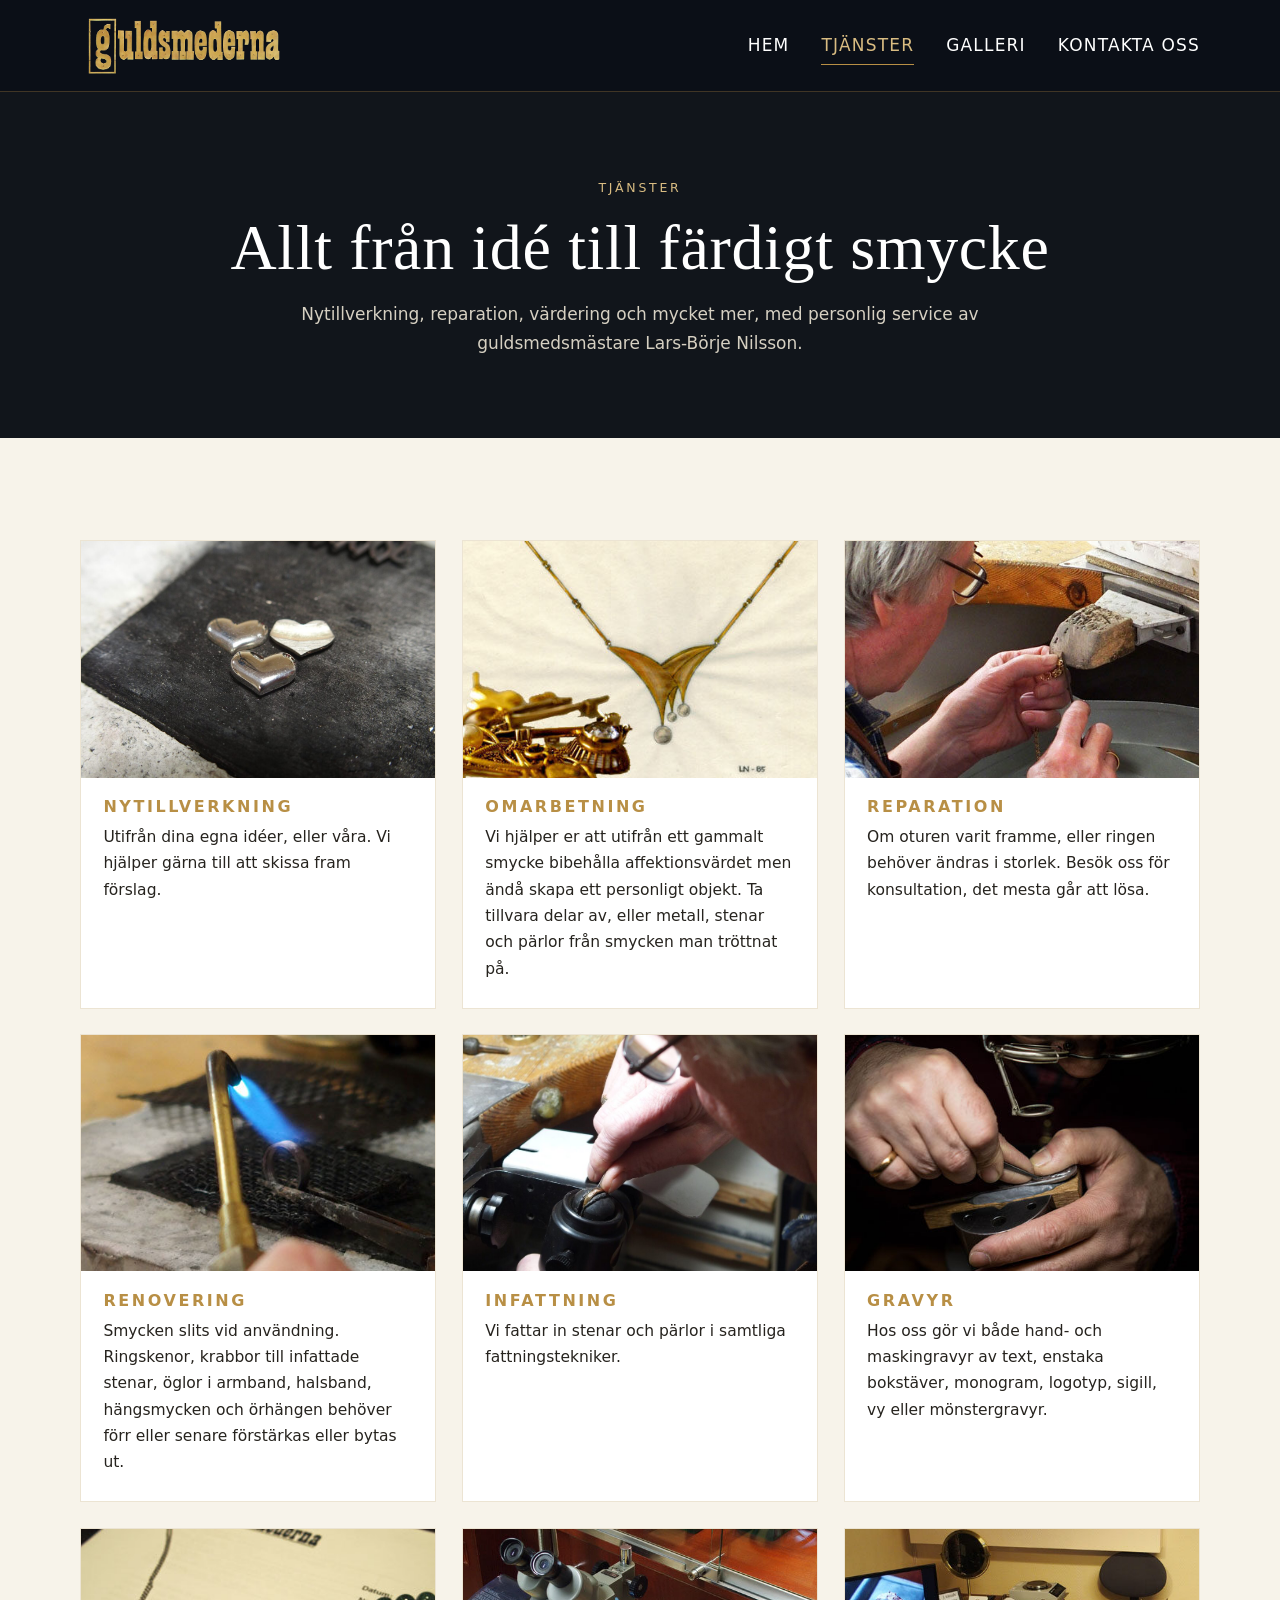
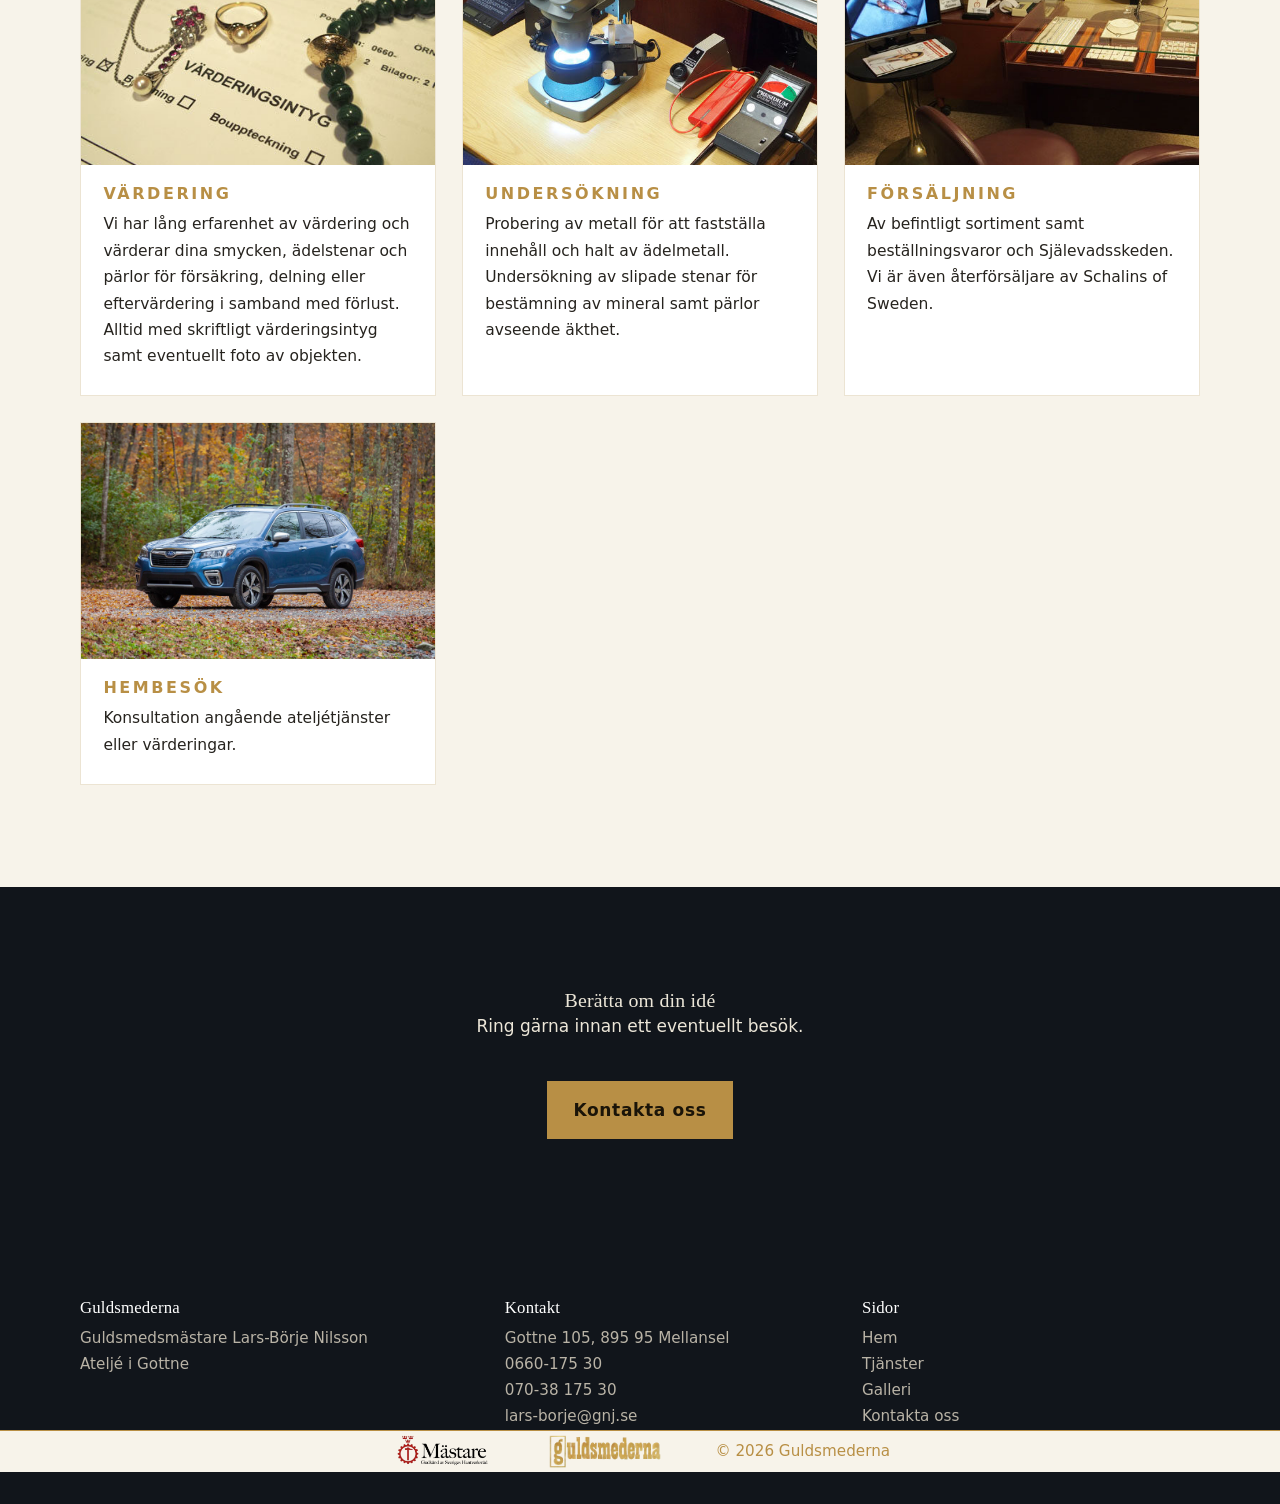
<file: tjanster.html>
<!doctype html>
<html lang="sv">
  <head>
    <meta charset="utf-8" />
    <meta name="viewport" content="width=device-width, initial-scale=1" />
    <title>Tjänster – Guldsmederna</title>
    <meta
      name="description"
      content="Nytillverkning, omarbetning, reparation, gravyr, värdering och mer hos guldsmedsmästare Lars-Börje Nilsson."
    />
    <link rel="stylesheet" href="css/style.css" />
    <script src="js/menu.js" defer></script>
  </head>
  <body>
    <a class="skip-link" href="#main">Hoppa till innehållet</a>
    <header class="site-header">
      <div class="wrap">
        <a class="logo" href="index.html"><img src="images/logo-guldsmederna.png" alt="Guldsmederna, till startsidan" /></a>
        <button class="menu-btn" id="menu-btn" type="button" aria-label="Meny" aria-expanded="false" aria-controls="huvudmeny">&#9776;</button>
        <nav class="mainnav" id="huvudmeny" aria-label="Huvudmeny">
          <ul class="nav">
            <li><a href="index.html">Hem</a></li>
            <li><a href="tjanster.html" aria-current="page">Tjänster</a></li>
            <li><a href="galleri.html">Galleri</a></li>
            <li><a href="kontakt.html">Kontakta oss</a></li>
          </ul>
        </nav>
      </div>
    </header>
    <main id="main">
      <section class="pagehead">
        <div class="wrap">
          <span class="eyebrow" style="color: var(--gold-lt)">Tjänster</span>
          <h1>Allt från idé till färdigt smycke</h1>
          <p>
            Nytillverkning, reparation, värdering och mycket mer, med personlig
            service av guldsmedsmästare Lars-Börje Nilsson.
          </p>
        </div>
      </section>
      <section>
        <h2 class="visually-hidden">Våra tjänster</h2>
        <div class="wrap">
          <div class="svc">
            <article>
              <img src="images/hjartan.jpg" alt="Silverhjärtan som ligger på ett kol" />
              <div>
                <h3>Nytillverkning</h3>
                <p>
                  Utifrån dina egna idéer, eller våra. Vi hjälper gärna till att
                  skissa fram förslag.
                </p>
              </div>
            </article>
            <article>
              <img src="images/omarbetning.jpg" alt="Omarbetning" />
              <div>
                <h3>Omarbetning</h3>
                <p>
                  Vi hjälper er att utifrån ett gammalt smycke bibehålla
                  affektionsvärdet men ändå skapa ett personligt objekt. Ta
                  tillvara delar av, eller metall, stenar och pärlor från
                  smycken man tröttnat på.
                </p>
              </div>
            </article>
            <article>
              <img src="images/reparation.jpg" alt="Reparation" />
              <div>
                <h3>Reparation</h3>
                <p>
                  Om oturen varit framme, eller ringen behöver ändras i storlek.
                  Besök oss för konsultation, det mesta går att lösa.
                </p>
              </div>
            </article>
            <article>
              <img src="images/renovering.jpg" alt="Renovering" />
              <div>
                <h3>Renovering</h3>
                <p>
                  Smycken slits vid användning. Ringskenor, krabbor till
                  infattade stenar, öglor i armband, halsband, hängsmycken och
                  örhängen behöver förr eller senare förstärkas eller bytas ut.
                </p>
              </div>
            </article>
            <article>
              <img src="images/infattning.jpg" alt="Infattning" />
              <div>
                <h3>Infattning</h3>
                <p>
                  Vi fattar in stenar och pärlor i samtliga fattningstekniker.
                </p>
              </div>
            </article>
            <article>
              <img src="images/gravyr.jpg" alt="Gravyr" />
              <div>
                <h3>Gravyr</h3>
                <p>
                  Hos oss gör vi både hand- och maskingravyr av text, enstaka
                  bokstäver, monogram, logotyp, sigill, vy eller mönstergravyr.
                </p>
              </div>
            </article>
            <article>
              <img src="images/vardering.jpg" alt="Värdering" />
              <div>
                <h3>Värdering</h3>
                <p>
                  Vi har lång erfarenhet av värdering och värderar dina smycken,
                  ädelstenar och pärlor för försäkring, delning eller
                  eftervärdering i samband med förlust. Alltid med skriftligt
                  värderingsintyg samt eventuellt foto av objekten.
                </p>
              </div>
            </article>
            <article>
              <img src="images/undersokning.jpg" alt="Undersökning" />
              <div>
                <h3>Undersökning</h3>
                <p>
                  Probering av metall för att fastställa innehåll och halt av
                  ädelmetall. Undersökning av slipade stenar för bestämning av
                  mineral samt pärlor avseende äkthet.
                </p>
              </div>
            </article>
            <article>
              <img src="images/forsaljning.jpg" alt="Försäljning" />
              <div>
                <h3>Försäljning</h3>
                <p>
                  Av befintligt sortiment samt beställningsvaror och
                  Själevadsskeden. Vi är även återförsäljare av Schalins of
                  Sweden.
                </p>
              </div>
            </article>
            <article>
              <img src="images/hembesok.jpg" alt="Hembesök" />
              <div>
                <h3>Hembesök</h3>
                <p>Konsultation angående ateljétjänster eller värderingar.</p>
              </div>
            </article>
          </div>
        </div>
      </section>
      <section class="bg-dark">
        <div class="wrap section-header" style="margin-bottom: 0">
          <h3>Berätta om din idé</h3>
          <p>Ring gärna innan ett eventuellt besök.</p>
          <p class="gallery-link">
            <a class="btn" href="kontakt.html">Kontakta oss</a>
          </p>
        </div>
      </section>
    </main>
    <footer>
      <div class="wrap">
        <div>
          <h3>Guldsmederna</h3>
          <p>Guldsmedsmästare Lars-Börje Nilsson<br />Ateljé i Gottne</p>
        </div>
        <div>
          <h3>Kontakt</h3>
          <ul>
            <li>Gottne 105, 895 95 Mellansel</li>
            <li><a href="tel:+4666017530">0660-175 30</a></li>
            <li><a href="tel:+46703817530">070-38 175 30</a></li>
            <li><a href="mailto:lars-borje@gnj.se">lars-borje@gnj.se</a></li>
          </ul>
        </div>
        <div>
          <h3>Sidor</h3>
          <ul>
            <li><a href="index.html">Hem</a></li>
            <li><a href="tjanster.html">Tjänster</a></li>
            <li><a href="galleri.html">Galleri</a></li>
            <li><a href="kontakt.html">Kontakta oss</a></li>
          </ul>
        </div>
      </div>
      <div class="legal-bar">
        <div class="legal-wrap">
          <img src="images/mastare-liggande-farg-transparent.png" alt="Officiell logo från hantverksrådet som intygar att utövaren är mästare" class="legal-logo"/>
    <img src="images/logo-guldsmederna-transparent.png" alt="" class="legal-logo"/>
    <p class="legal">© 2026 Guldsmederna</p>
        </div>
      </div>
    </footer>
  </body>
</html>
</file>
<file: css/style.css>
:root {
  --ink: #11151b;
  --paper: #f7f3ea;
  --sand: #ece4d3;
  --gold: #b88f45;
  --gold-lt: #d9bc82;
  --text: #26231e;
  --logo-bg: #0b0f17;
  --serif: "Iowan Old Style", "Palatino Linotype", Palatino, Georgia, serif;
  --sans: system-ui, -apple-system, "Segoe UI", Roboto, sans-serif;
  --w: 1120px;
}

* {
  box-sizing: border-box;
  margin: 0;
}

@media (prefers-reduced-motion: no-preference) {
  html {
    scroll-behavior: smooth;
  }
} 
body {
  font: 17px/1.7 var(--sans);
  color: var(--text);
  background: var(--paper);
}
img {
  display: block;
  max-width: 100%;
  height: auto;
}
a {
  color: inherit;
}
h1,
h2,
h3 {
  font-family: var(--serif);
  font-weight: 500;
  line-height: 1.15;
  letter-spacing: 0.01em;
}
h1 {
  font-size: clamp(2.2rem, 6vw, 4rem);
}
h2 {
  font-size: clamp(1.7rem, 4vw, 2.6rem);
}
.wrap {
  width: min(100% - 2.5rem, var(--w));
  margin-inline: auto;
}
.eyebrow {
  font-size: 0.78rem;
  letter-spacing: 0.22em;
  text-transform: uppercase;
  color: var(--gold);
}
section {
  padding: clamp(3.5rem, 8vw, 6.5rem) 0;
}
.skip-link {
  position: absolute;
  left: -999px;
}
.skip-link:focus {
  left: 1rem;
  top: 1rem;
  background: #fff;
  color: #000;
  padding: 0.5rem 1rem;
  z-index: 20;
}
a:focus-visible,
button:focus-visible,
input:focus-visible,
select:focus-visible,
textarea:focus-visible {
  outline: 2px solid var(--gold);
  outline-offset: 3px;
}
.btns {
  display: flex;
  flex-wrap: wrap;
  gap: 0.8rem;
  margin-top: 1.8rem;
}
.btn {
  display: inline-block;
  padding: 0.85rem 1.6rem;
  background: var(--gold);
  color: #1a1408;
  text-decoration: none;
  font-weight: 600;
  letter-spacing: 0.04em;
  border: 1px solid var(--gold);
}
.btn:hover {
  background: var(--gold-lt);
}
.btn-transp {
  background: transparent;
  color: #fff;
  border-color: rgba(255, 255, 255, 0.55);
}
.btn-transp:hover {
  background: rgba(255, 255, 255, 0.1);
}
.site-header .wrap {
  display: flex;
  flex-wrap: wrap;
  align-items: center;
  justify-content: space-between;
  padding: 0.6rem 0;
}
.logo img {
  height: 52px;
  width: auto;
}
.menu-btn {
  background: transparent;
  color: #fff;
  border: 1px solid rgba(217, 188, 130, 0.6);
  padding: 0.5rem 1rem;
  font: 600 0.85rem var(--sans);
  font-size: 1.3rem; line-height: 1;
  letter-spacing: 0.12em;
  text-transform: uppercase;
  cursor: pointer;
}
.mainnav {
  display: none;
  flex-basis: 100%;
}
.mainnav.open {
  display: block;
}
.nav {
  list-style: none;
  padding: 0;
  margin: 0.6rem 0 0;
}
.nav a {
  display: block;
  padding: 0.8rem 0;
  text-decoration: none;
  text-transform: uppercase;
  letter-spacing: 0.07em;
  border-top: 1px solid rgba(255, 255, 255, 0.12);
}
.nav a:hover,
.nav a[aria-current] {
  color: var(--gold-lt);
}
  .logo img {
    height: 72px;
  }
  @media (min-width: 760px) {
  .logo img {
    height: 72px;
  }
  
  .menu-btn {
    display: none;
  }
  .mainnav {
    display: block;
    flex-basis: auto;
  }
  .nav {
    display: flex;
    gap: 2rem;
    margin: 0;
  }
  .nav a {
    border-top: 0;
    padding: 0.3rem 0;
    border-bottom: 1px solid transparent;
  }
  .nav a:hover,
  .nav a[aria-current] {
    border-bottom-color: var(--gold);
  }
}
.visually-hidden {
  position: absolute;
  width: 1px;
  height: 1px;
  padding: 0;
  margin: -1px;
  overflow: hidden;
  clip: rect(0, 0, 0, 0);
  white-space: nowrap;
  border: 0;
}

/*HEADER*/
.site-header {
  position: relative;
  z-index: 10;
  background: var(--logo-bg);
  color: #fff;
  border-bottom: 1px solid rgba(184, 143, 69, 0.3);
}
@media (min-width: 760px) {
  .site-header {
    position: sticky;
    top: 0;
  }
}
/* HEROSEKTIONEN */

.hero {
  position: relative;
  min-height: min(88vh, 760px);
  display: grid;
  align-items: end;
  color: #fff;
  padding: 0;
  overflow: hidden;
}
.hero > img {
  position: absolute;
  inset: 0;
  width: 100%;
  height: 100%;
  object-fit: cover;
  object-position: 60% 40%;
  transform-origin: 60% 40%;
  animation: zoomBg 9s ease-out forwards;
}
.hero::after {
  content: "";
  position: absolute;
  inset: 0;
  background: linear-gradient(
    0deg,
    rgba(10, 13, 18, 0.9),
    rgba(10, 13, 18, 0.4) 55%,
    rgba(10, 13, 18, 0.2)
  );
  opacity: 0;
  animation: fadeUp 1.4s ease-out 0.5s forwards;
}
.hero .wrap {
  position: relative;
  z-index: 1;
  padding: 5rem 0 3.5rem;
}
.hero .eyebrow {
  color: var(--gold-lt);
}
.hero h1 {
  max-width: 16ch;
  margin: 0.8rem 0 1rem;
}
.hero p {
  max-width: 46ch;
  font-size: 1.1rem;
  color: #e9e3d6;
}
@keyframes zoomBg {
  from {
    transform: scale(1);
  }
  to {
    transform: scale(1.1);
  }
}
@keyframes fadeUp {
  from {
    opacity: 0;
    transform: translateY(30px);
  }
  to {
    opacity: 1;
    transform: translateY(0);
  }
}
@media (prefers-reduced-motion: reduce) {
  .hero > img {
    animation: none;
  }
  .hero .wrap {
    animation: none;
    opacity: 1;
  }
}

/*FAKTASEKTIONEN*/

.facts {
  background: var(--ink);
  color: #fff;
  padding: 1.6rem 0;
}
.factswrap {
  list-style: none;
  padding: 0;
  display: grid;
  gap: 1rem;
  grid-template-columns: repeat(auto-fit, minmax(190px, 1fr));
  text-align: center;
}
.facts b {
  display: block;
  font: 500 1.5rem var(--serif);
  color: var(--gold-lt);
}
.facts span {
  font-size: 0.85rem;
  color: #b9b3a6;
  letter-spacing: 0.05em;
}

/*SEKTIONSBAKGRUNDER*/

.bg-dark {
  background: var(--ink);
  color: #ece6d8;
}
.bg-dark .eyebrow {
  color: var(--gold-lt);
}
.bg-sand {
  background: var(--sand);
}

/*TEXT BREDVID BILD I VISSA SEKTIONER*/

.split {
  display: grid;
  gap: 2.5rem;
  align-items: center;
}
@media (min-width: 860px) {
  .split {
    grid-template-columns: 1fr 1fr;
    gap: 4.5rem;
  }
  .split.rev > :first-child {
    order: 2;
  }
}
.split h2 {
  margin: 0.6rem 0 1.2rem;
}
.split p + p {
  margin-top: 1rem;
}
.split .btn {
  margin-top: 1.8rem;
}
.frame {
  border: 1px solid var(--gold);
  padding: 0.6rem;
}
.frame img {
  width: 100%;
}
.portrait {
  justify-self: center;
  width: fit-content;
  max-width: 100%;
}
.portrait img {
  width: auto;
}
.pair {
  display: grid;
  gap: 0.8rem;
  grid-template-columns: 1fr 1fr;
  margin-top: 3rem;
}
.pair img {
  width: 100%;
  aspect-ratio: 4/3;
  object-fit: cover;
}

/*GALLERIFÖRHANDSVISNING*/

.section-header {
  text-align: center;
  max-width: 40rem;
  margin: 0 auto 2.5rem;
}
.grid {
  display: grid;
  gap: 0.8rem;
  grid-template-columns: repeat(2, 1fr);
}
@media (min-width: 760px) {
  .grid {
    grid-template-columns: repeat(3, 1fr);
  }
}
.grid img {
  width: 100%;
  aspect-ratio: 4/3;
  object-fit: cover;
}
.gallery-link {
  text-align: center;
  margin-top: 2.5rem;
}

/*FOOTER*/

footer {
  background: var(--ink);
  color: #b9b3a6;
  padding: 3.5rem 0 2rem;
  font-size: 0.95rem;
}
footer .wrap {
  display: grid;
  gap: 1.5rem; 
}
@media (min-width: 760px) {
  footer .wrap {
    grid-template-columns: 1.2fr 1fr 1fr;
    gap: 1.2rem;
  }
}
footer h3 {
  color: #fff;
  font-size: 1.05rem;
  margin-bottom: 0.6rem;
}
footer ul {
  list-style: none;
  padding: 0;
}
footer a {
  text-decoration: none;
}
footer a:hover {
  color: var(--gold-lt);
}
.rates-sub {
  font-size: 0.8rem;
  margin-bottom: 0.4rem;
}
.rates-list li {
  display: flex;
  justify-content: space-between;
  gap: 1rem;
  padding: 0.25rem 0;
  border-bottom: 1px solid rgba(255, 255, 255, 0.1);
}
.rates-list strong {
  color: var(--gold-lt);
  font-weight: 600;
  font-variant-numeric: tabular-nums;
}
.rates-status {
  font-size: 0.8rem;
  margin-top: 0.5rem;
}

@media (min-width: 900px) {
  footer .wrap.footer-rates {
    grid-template-columns: 1.1fr 1fr 1.3fr 0.7fr;
    gap: 2.5rem;
  }
}
/*COPYRIGHTSEKTION*/

.legal-bar {
  background-color: var(--paper);
  color: var(--gold);
  font-weight: 500;
  width: 100%;
  border-top: 1px solid var(--gold);
}
.legal-wrap {
  display: flex;
  align-items: center;
  justify-content: center; 
  gap: 50px;
}

.legal-logo {
  height: 2.6rem;
  width: auto;
}

/*TJÄNSTER*/

.svc {
  display: grid;
  gap: 1.6rem;
  grid-template-columns: 1fr;
}
@media (min-width: 700px) {
  .svc {
    grid-template-columns: repeat(2, 1fr);
  }
}
@media (min-width: 1040px) {
  .svc {
    grid-template-columns: repeat(3, 1fr);
  }
}
.svc article {
  background: #fff;
  border: 1px solid var(--sand);
}
.svc img {
  width: 100%;
  aspect-ratio: 3/2;
  object-fit: cover;
}
.svc div {
  padding: 1.2rem 1.4rem 1.6rem;
}
.svc h3 {
  font: 600 1rem var(--sans);
  letter-spacing: 0.16em;
  text-transform: uppercase;
  color: var(--gold);
  margin-bottom: 0.5rem;
}
.svc p {
  font-size: 0.97rem;
}

/*GALLERI*/


.pagehead {
  background: var(--ink);
  color: #fff;
  padding: clamp(3rem, 7vw, 5rem) 0;
  text-align: center;
}
.pagehead h1 {
  margin: 0.6rem 0 1rem;
}
.pagehead p {
  max-width: 44rem;
  margin-inline: auto;
  color: #d6d0c2;
}
.gal {
  display: grid;
  gap: 0.8rem;
  grid-template-columns: repeat(2, 1fr);
}
@media (min-width: 760px) {
  .gal {
    grid-template-columns: repeat(4, 1fr);
  }
}
.gal img {
  width: 100%;
  aspect-ratio: 1;
  object-fit: cover;
  transition: opacity 0.2s;
}
.gal a:hover img {
  opacity: 0.85;
}
.gal figcaption {
  font-size: 0.85rem;
  line-height: 1.4;
  margin-top: 0.4rem;
  color: #6b645a;
}
.flt {
  display: flex;
  flex-wrap: wrap;
  justify-content: center;
  gap: 0.6rem;
  margin-bottom: 2rem;
}
.flt button {
  padding: 0.5rem 1.2rem;
  border: 1px solid var(--gold);
  background: transparent;
  color: var(--text);
  font: 600 0.8rem var(--sans);
  letter-spacing: 0.14em;
  text-transform: uppercase;
  cursor: pointer;
}
.flt button[aria-pressed="true"] {
  background: var(--gold);
  color: #1a1408;
}
.gal figure[hidden] {
  display: none;
}
dialog {
  margin: auto;
  padding: 1rem;
  border: 0;
  background: var(--ink);
  color: #fff;
  max-width: 92vw;
  max-height: 94vh;
  text-align: center;
}
dialog::backdrop {
  background: rgba(8, 10, 14, 0.85);
}
dialog img {
  max-width: 100%;
  max-height: 70vh;
  margin: 0 auto;
}
dialog p {
  padding: 0.6rem 0;
}
.lb-btns {
  display: flex;
  justify-content: center;
  gap: 0.6rem;
}
dialog button {
  padding: 0.5rem 1.1rem;
  background: transparent;
  color: #fff;
  border: 1px solid var(--gold);
  cursor: pointer;
  font: inherit;
}
dialog button:hover {
  background: rgba(217, 188, 130, 0.2);
}

/*KONTAKT*/

.contact h2 {
  margin: 0.6rem 0 1rem;
}
.contact .btn {
  display: inline-block;
  margin-top: 1.2rem;
}
.contact {
  display: grid;
  gap: 2.5rem;
}
@media (min-width: 860px) {
  .contact {
    grid-template-columns: 1fr 1.1fr;
    gap: 4rem;
  }
}
.contact p + p {
  margin-top: 1rem;
}
.contact .frame {
  margin-top: 1.5rem;
}
.field {
  margin-bottom: 1.2rem;
}
.field label {
  display: block;
  font-weight: 600;
  margin-bottom: 0.3rem;
}
.field input,
.field select,
.field textarea {
  width: 100%;
  padding: 0.7rem 0.8rem;
  border: 1px solid #b9b3a6;
  background: #fff;
  font: inherit;
  color: var(--text);
}
.field textarea {
  min-height: 9rem;
  resize: vertical;
}
.field [aria-invalid="true"] {
  border-color: #a32020;
}
.fel {
  display: block;
  color: #a32020;
  font-size: 0.9rem;
  min-height: 1.2em;
  margin-top: 0.25rem;
}
.form-status {
  padding: 1rem;
  border: 1px solid var(--gold);
  background: var(--sand);
  margin-bottom: 1.2rem;
}
.form-status:empty {
  display: none;
}
form .btn {
  cursor: pointer;
  font: inherit;
  font-weight: 600;
}
</file>
